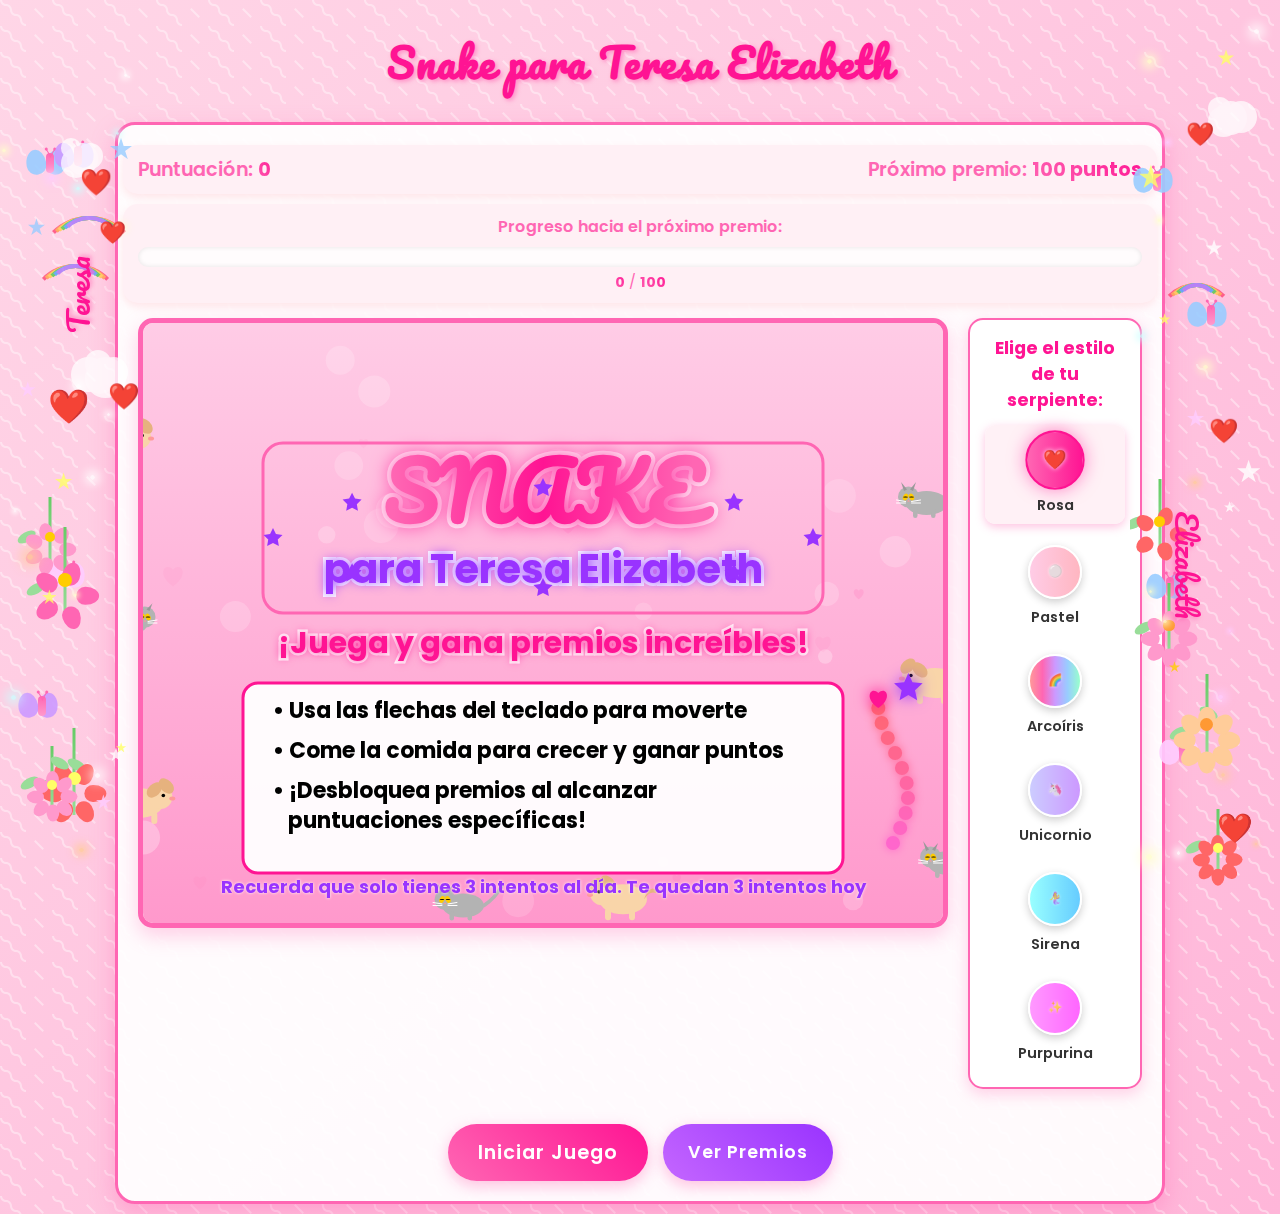
<file: index.html>
<!DOCTYPE html>
<html lang="es">
<head>
    <meta charset="UTF-8">
    <meta name="viewport" content="width=device-width, initial-scale=1.0">
    <title>Snake para Teresa Elizabeth</title>
    <link rel="stylesheet" href="style.css">
</head>
<body>
    <div class="side-decoration left-decoration" id="leftDecoration">
        <!-- Las decoraciones del lado izquierdo se generarán con JavaScript -->
    </div>

    <h1>Snake para Teresa Elizabeth</h1>
    <div class="game-container">
        <div class="game-header">
            <div class="score-container">
                Puntuación: <span id="scoreDisplay">0</span>
            </div>
            <div class="next-reward">
                Próximo premio: <span id="nextRewardDisplay">100 puntos</span>
            </div>
        </div>

        <div class="progress-container">
            <div class="progress-label">Progreso hacia el próximo premio:</div>
            <div class="progress-bar-container">
                <div class="progress-bar" id="rewardProgressBar"></div>
            </div>
            <div class="progress-info">
                <span id="currentScoreDisplay">0</span> / <span id="targetScoreDisplay">100</span>
            </div>
        </div>

        <div class="game-main-container">
            <canvas id="gameCanvas" width="800" height="600"></canvas>

            <div class="theme-selector">
                <h3>Elige el estilo de tu serpiente:</h3>
                <div class="theme-options">
                    <div class="theme-option" data-theme="rosa">
                        <div class="color-preview" style="background: linear-gradient(to right, #ff66b3, #ff1493);">
                            <span class="theme-icon">❤️</span>
                        </div>
                        <span>Rosa</span>
                    </div>
                    <div class="theme-option" data-theme="pastel">
                        <div class="color-preview" style="background: linear-gradient(to right, #ffcce6, #ffb6c1);">
                            <span class="theme-icon">⚪</span>
                        </div>
                        <span>Pastel</span>
                    </div>
                    <div class="theme-option" data-theme="arcoiris">
                        <div class="color-preview" style="background: linear-gradient(to right, #ff9999, #ff66b3, #cc99ff, #99ccff, #99ffcc);">
                            <span class="theme-icon">🌈</span>
                        </div>
                        <span>Arcoíris</span>
                    </div>
                    <div class="theme-option" data-theme="unicornio">
                        <div class="color-preview" style="background: linear-gradient(to right, #ccccff, #cc99ff);">
                            <span class="theme-icon">🦄</span>
                        </div>
                        <span>Unicornio</span>
                    </div>
                    <div class="theme-option" data-theme="sirena">
                        <div class="color-preview" style="background: linear-gradient(to right, #99ffff, #66ccff);">
                            <span class="theme-icon">🧜‍♀️</span>
                        </div>
                        <span>Sirena</span>
                    </div>
                    <div class="theme-option" data-theme="purpurina">
                        <div class="color-preview" style="background: linear-gradient(to right, #ff99ff, #ff66ff);">
                            <span class="theme-icon">✨</span>
                        </div>
                        <span>Purpurina</span>
                    </div>
                </div>
            </div>
        </div>

        <div class="game-controls">
            <button id="startButton">Iniciar Juego</button>
            <button id="restartButton" style="display: none;">Reiniciar Juego</button>
            <button id="viewRewardsButton">Ver Premios</button>
        </div>

        <div id="rewardModal" class="modal hidden">
            <div class="modal-content">
                <span class="close-button">&times;</span>
                <!-- Elementos decorativos -->
                <span class="reward-star">✨</span>
                <span class="reward-star">✨</span>
                <span class="reward-star">✨</span>
                <span class="reward-star">✨</span>
                <span class="reward-star">✨</span>
                <span class="reward-heart">❤️</span>
                <span class="reward-heart">❤️</span>
                <span class="reward-heart">❤️</span>
                <!-- Contenido del modal -->
                <h2>¡FELICIDADES, TERESA ELIZABETH!</h2>
                <h3>¡HAS GANADO UN PREMIO SÚPER ESPECIAL!</h3>
                <p id="rewardDescription"></p>
                <button id="closeRewardButton">¡Genial!</button>
            </div>
        </div>

        <div id="rewardsListModal" class="modal hidden">
            <div class="modal-content rewards-list">
                <span class="close-button">&times;</span>
                <h2>Lista de Premios</h2>
                <div id="rewardsList"></div>
                <button id="closeRewardsListButton">Cerrar</button>
            </div>
        </div>
    </div>

    <div class="side-decoration right-decoration" id="rightDecoration">
        <!-- Las decoraciones del lado derecho se generarán con JavaScript -->
    </div>

    <script src="script.js"></script>
</body>
</html>
</file>
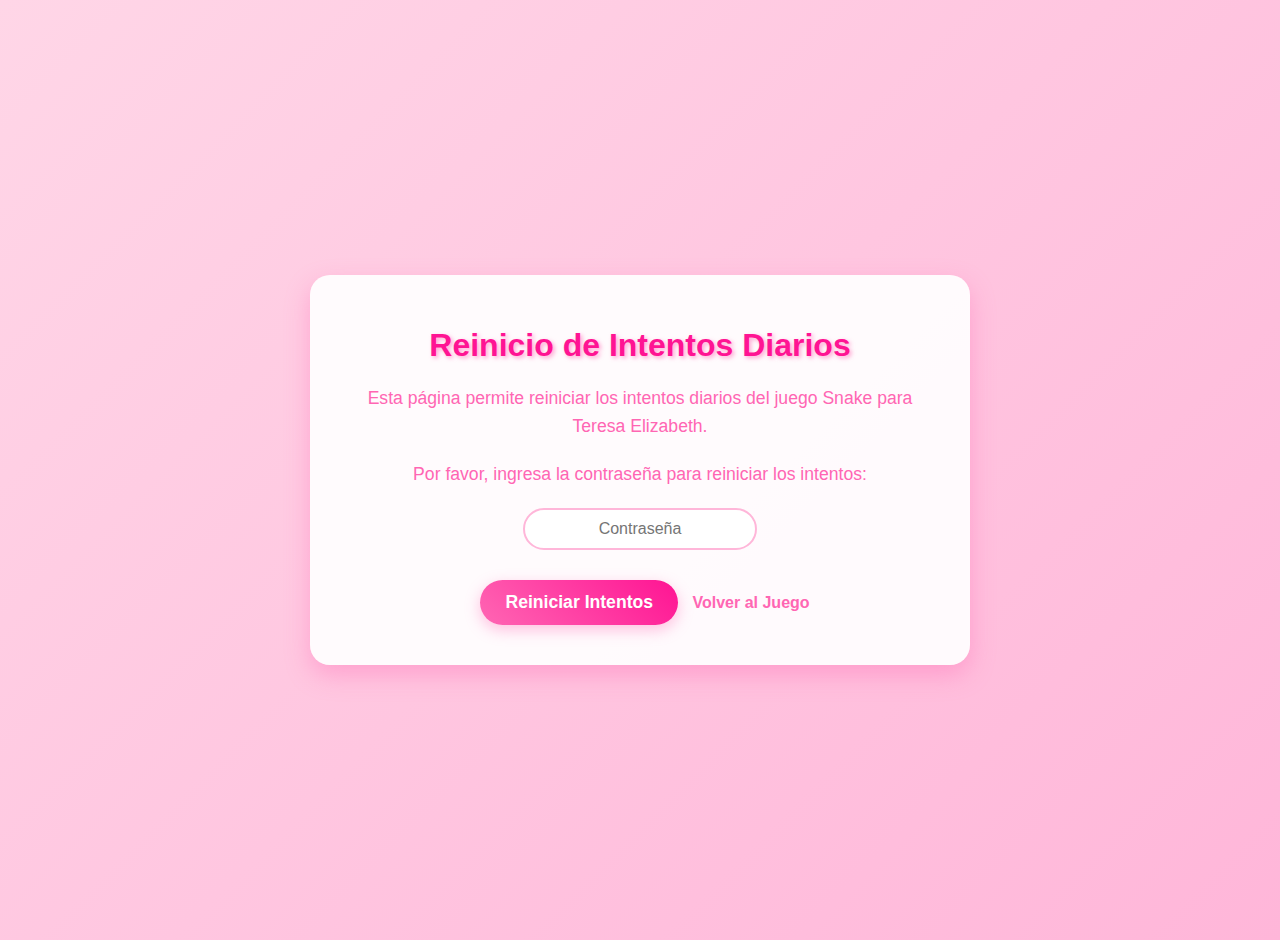
<file: reset.html>
<!DOCTYPE html>
<html lang="es">
<head>
    <meta charset="UTF-8">
    <meta name="viewport" content="width=device-width, initial-scale=1.0">
    <title>Reinicio de Intentos - Snake para Teresa Elizabeth</title>
    <style>
        body {
            font-family: 'Poppins', sans-serif;
            background-color: #ffd6e7;
            background-image: linear-gradient(135deg, #ffd6e7 0%, #ffb6d9 100%);
            color: #ff66b3;
            display: flex;
            flex-direction: column;
            align-items: center;
            justify-content: center;
            min-height: 100vh;
            margin: 0;
            padding: 20px;
            text-align: center;
        }
        
        .container {
            background-color: rgba(255, 255, 255, 0.92);
            border-radius: 20px;
            padding: 30px;
            box-shadow: 0 10px 25px rgba(255, 105, 180, 0.4);
            max-width: 600px;
            width: 90%;
        }
        
        h1 {
            color: #ff1493;
            text-shadow: 2px 2px 4px rgba(255, 105, 180, 0.6);
            margin-bottom: 20px;
        }
        
        p {
            font-size: 1.1em;
            line-height: 1.6;
            margin-bottom: 20px;
        }
        
        .result {
            font-weight: bold;
            font-size: 1.2em;
            margin: 20px 0;
            padding: 15px;
            border-radius: 10px;
            background-color: #fff0f5;
        }
        
        .success {
            color: #00aa00;
        }
        
        .warning {
            color: #ff6600;
        }
        
        .error {
            color: #ff0000;
        }
        
        button {
            padding: 12px 25px;
            font-size: 1.1em;
            cursor: pointer;
            background: linear-gradient(45deg, #ff66b3, #ff1493);
            color: white;
            border: none;
            border-radius: 50px;
            font-weight: 600;
            font-family: 'Poppins', sans-serif;
            transition: all 0.3s ease;
            box-shadow: 0 5px 15px rgba(255, 105, 180, 0.4);
            margin: 10px;
        }
        
        button:hover {
            background: linear-gradient(45deg, #ff1493, #ff66b3);
            transform: translateY(-3px);
            box-shadow: 0 8px 20px rgba(255, 20, 147, 0.5);
        }
        
        .back-link {
            margin-top: 20px;
            color: #ff66b3;
            text-decoration: none;
            font-weight: bold;
        }
        
        .back-link:hover {
            color: #ff1493;
            text-decoration: underline;
        }
        
        .password-container {
            margin: 20px 0;
        }
        
        input[type="password"] {
            padding: 10px 15px;
            border-radius: 25px;
            border: 2px solid #ffb6d9;
            font-size: 1em;
            width: 200px;
            text-align: center;
            outline: none;
        }
        
        input[type="password"]:focus {
            border-color: #ff66b3;
            box-shadow: 0 0 8px rgba(255, 102, 179, 0.6);
        }
    </style>
</head>
<body>
    <div class="container">
        <h1>Reinicio de Intentos Diarios</h1>
        
        <p>Esta página permite reiniciar los intentos diarios del juego Snake para Teresa Elizabeth.</p>
        
        <div class="password-container">
            <p>Por favor, ingresa la contraseña para reiniciar los intentos:</p>
            <input type="password" id="passwordInput" placeholder="Contraseña">
        </div>
        
        <button id="resetButton">Reiniciar Intentos</button>
        
        <div id="result" class="result" style="display: none;"></div>
        
        <a href="index.html" class="back-link">Volver al Juego</a>
    </div>
    
    <script>
        document.getElementById('resetButton').addEventListener('click', function() {
            const password = document.getElementById('passwordInput').value;
            const resultElement = document.getElementById('result');
            
            // Contraseña simple para protección básica (Teresa2024)
            if (password === 'Teresa2024') {
                try {
                    // Obtener los datos guardados
                    const savedData = localStorage.getItem('snakeGameData');
                    
                    if (savedData) {
                        // Parsear los datos
                        const gameData = JSON.parse(savedData);
                        
                        // Mantener los premios desbloqueados
                        const unlockedRewards = gameData.unlockedRewards || [];
                        
                        // Crear nuevos datos con el límite reiniciado
                        const newGameData = {
                            hasPlayedToday: false,
                            gameDate: new Date().toLocaleDateString(),
                            dailyAttemptsUsed: 0, // Reiniciar el contador de intentos
                            unlockedRewards: unlockedRewards
                        };
                        
                        // Guardar los nuevos datos
                        localStorage.setItem('snakeGameData', JSON.stringify(newGameData));
                        
                        // Mostrar mensaje de éxito
                        resultElement.textContent = '¡Intentos diarios reiniciados con éxito! Ahora puedes jugar nuevamente.';
                        resultElement.className = 'result success';
                        resultElement.style.display = 'block';
                    } else {
                        // No hay datos para reiniciar
                        resultElement.textContent = 'No hay datos de juego para reiniciar. Puedes jugar normalmente.';
                        resultElement.className = 'result warning';
                        resultElement.style.display = 'block';
                    }
                } catch (e) {
                    // Error al reiniciar
                    resultElement.textContent = 'Error al reiniciar los intentos: ' + e.message;
                    resultElement.className = 'result error';
                    resultElement.style.display = 'block';
                }
            } else {
                // Contraseña incorrecta
                resultElement.textContent = 'Contraseña incorrecta. Por favor, intenta nuevamente.';
                resultElement.className = 'result error';
                resultElement.style.display = 'block';
            }
            
            // Limpiar el campo de contraseña
            document.getElementById('passwordInput').value = '';
        });
    </script>
</body>
</html>
</file>
<file: style.css>
@import url('https://fonts.googleapis.com/css2?family=Poppins:wght@400;600;700&family=Pacifico&display=swap');

body {
    display: flex;
    flex-direction: column;
    align-items: center;
    justify-content: center;
    min-height: 100vh;
    margin: 0;
    background-color: #ffd6e7; /* Fondo rosa pastel */
    background-image:
        url("data:image/svg+xml,%3Csvg width='52' height='26' viewBox='0 0 52 26' xmlns='http://www.w3.org/2000/svg'%3E%3Cg fill='none' fill-rule='evenodd'%3E%3Cg fill='%23ffffff' fill-opacity='0.4'%3E%3Cpath d='M10 10c0-2.21-1.79-4-4-4-3.314 0-6-2.686-6-6h2c0 2.21 1.79 4 4 4 3.314 0 6 2.686 6 6 0 2.21 1.79 4 4 4 3.314 0 6 2.686 6 6 0 2.21 1.79 4 4 4v2c-3.314 0-6-2.686-6-6 0-2.21-1.79-4-4-4-3.314 0-6-2.686-6-6zm25.464-1.95l8.486 8.486-1.414 1.414-8.486-8.486 1.414-1.414z' /%3E%3C/g%3E%3C/g%3E%3C/svg%3E"),
        linear-gradient(135deg, #ffd6e7 0%, #ffb6d9 100%);
    font-family: 'Poppins', sans-serif;
    color: #ff66b3; /* Color de texto principal rosa */
    overflow-x: hidden;
    text-rendering: optimizeLegibility;
    -webkit-font-smoothing: antialiased;
    -moz-osx-font-smoothing: grayscale;
    position: relative; /* Para posicionar las decoraciones laterales */
}

h1 {
    color: #ff1493; /* Rosa intenso para el título */
    text-shadow: 2px 2px 4px rgba(255, 105, 180, 0.6);
    margin-bottom: 15px;
    font-family: 'Pacifico', cursive;
    font-size: 2.5em;
    letter-spacing: 1px;
}

.game-container {
    display: flex;
    flex-direction: column;
    align-items: center;
    margin: 10px auto;
    border: 3px solid #ff66b3; /* Borde rosa */
    padding: 20px;
    background-color: rgba(255, 255, 255, 0.92); /* Fondo blanco más opaco para mejor contraste */
    box-shadow: 0 10px 25px rgba(255, 105, 180, 0.4); /* Sombra rosa suave */
    border-radius: 20px;
    max-width: 95vw;
}

.game-header {
    display: flex;
    justify-content: space-between;
    width: 100%;
    margin-bottom: 10px;
    background-color: #fff0f5; /* Lavender blush */
    padding: 10px 15px;
    border-radius: 15px;
    box-shadow: 0 4px 8px rgba(255, 182, 193, 0.3);
}

.score-container, .next-reward {
    font-size: 1.2em;
    color: #ff66b3; /* Rosa para la puntuación */
    font-weight: 600;
}

#scoreDisplay, #nextRewardDisplay, #currentScoreDisplay, #targetScoreDisplay {
    font-weight: bold;
    color: #ff1493; /* Rosa intenso para el número */
    background: linear-gradient(45deg, #ff66b3, #ff1493);
    -webkit-background-clip: text;
    -webkit-text-fill-color: transparent;
    background-clip: text;
    text-shadow: none;
    display: inline-block;
    transition: transform 0.3s ease, background 0.3s ease;
}

/* Estilo para el indicador de premio ganado */
.reward-unlocked {
    background: linear-gradient(45deg, #ffcc00, #ff9900) !important;
    -webkit-background-clip: text !important;
    background-clip: text !important;
    animation: pulse 1.5s infinite;
    font-size: 1.1em;
}

@keyframes pulse {
    0% { transform: scale(1); }
    50% { transform: scale(1.1); }
    100% { transform: scale(1); }
}

/* Animación para el aumento de puntuación */
@keyframes scoreIncrease {
    0% { transform: scale(1); }
    50% { transform: scale(1.5); }
    100% { transform: scale(1); }
}

.score-increase {
    animation: scoreIncrease 0.5s ease;
}

/* Estilos para la barra de progreso */
.progress-container {
    width: 100%;
    margin-bottom: 15px;
    background-color: #fff0f5;
    padding: 10px 15px;
    border-radius: 15px;
    box-shadow: 0 4px 8px rgba(255, 182, 193, 0.3);
    text-align: center;
}

.progress-label {
    font-size: 1em;
    color: #ff66b3;
    font-weight: 600;
    margin-bottom: 8px;
}

.progress-bar-container {
    width: 100%;
    height: 20px;
    background-color: rgba(255, 255, 255, 0.8);
    border-radius: 10px;
    overflow: hidden;
    box-shadow: inset 0 0 5px rgba(0, 0, 0, 0.1);
    margin-bottom: 5px;
    position: relative;
}

.progress-bar {
    height: 100%;
    width: 0%; /* Inicialmente 0%, se actualizará con JavaScript */
    background: linear-gradient(90deg, #ff66b3, #ff1493);
    border-radius: 10px;
    transition: width 0.5s ease;
    position: relative;
    overflow: hidden;
}

.progress-bar::after {
    content: '';
    position: absolute;
    top: 0;
    left: 0;
    right: 0;
    bottom: 0;
    background: linear-gradient(
        90deg,
        rgba(255, 255, 255, 0.1),
        rgba(255, 255, 255, 0.2),
        rgba(255, 255, 255, 0.1)
    );
    animation: shimmer 2s infinite;
}

@keyframes shimmer {
    0% { transform: translateX(-100%); }
    100% { transform: translateX(100%); }
}

.progress-info {
    font-size: 0.9em;
    color: #ff66b3;
}

.game-main-container {
    display: flex;
    flex-direction: row;
    align-items: flex-start;
    justify-content: center;
    gap: 20px;
    width: 100%;
    margin-bottom: 15px;
}

.canvas-container {
    position: relative;
    width: 100%;
    max-width: calc(100% - 150px); /* Ajustar para dejar espacio para el selector de temas */
    display: flex;
    justify-content: center;
    align-items: center;
}

#gameCanvas {
    border: 5px solid #ff66b3; /* Borde rosa */
    background-color: #fff0f5; /* Fondo lavender blush */
    box-shadow: 0 8px 20px rgba(255, 105, 180, 0.3); /* Sombra rosa suave */
    width: 100%;
    height: auto;
    border-radius: 15px;
    display: block;
    max-height: 80vh; /* Limitar altura para que quepa en la pantalla */
    object-fit: contain;
}

/* Estilos para el indicador de deslizamiento */
.swipe-indicator {
    position: absolute;
    bottom: 20px;
    left: 50%;
    transform: translateX(-50%);
    display: none; /* Oculto por defecto, se mostrará en dispositivos táctiles */
    flex-direction: column;
    align-items: center;
    width: 200px;
    background-color: rgba(255, 255, 255, 0.8);
    border-radius: 15px;
    padding: 10px;
    box-shadow: 0 4px 10px rgba(255, 102, 179, 0.4);
    z-index: 100;
    opacity: 0.9;
    transition: opacity 0.3s ease, transform 0.3s ease;
}

.swipe-indicator.active {
    opacity: 1;
}

.swipe-indicator.hidden {
    opacity: 0;
    transform: translateX(-50%) translateY(20px);
    pointer-events: none;
}

.swipe-text {
    font-family: 'Poppins', sans-serif;
    font-size: 14px;
    color: #ff1493;
    text-align: center;
    margin-bottom: 8px;
    font-weight: 600;
}

.swipe-animation {
    position: relative;
    width: 100px;
    height: 100px;
    margin: 0 auto;
}

.swipe-arrow {
    position: absolute;
    width: 0;
    height: 0;
    border-style: solid;
    opacity: 0;
    animation: pulse 2s infinite;
}

.swipe-arrow.left {
    left: 10px;
    top: 50%;
    transform: translateY(-50%);
    border-width: 10px 15px 10px 0;
    border-color: transparent #ff66b3 transparent transparent;
    animation-delay: 0s;
}

.swipe-arrow.right {
    right: 10px;
    top: 50%;
    transform: translateY(-50%);
    border-width: 10px 0 10px 15px;
    border-color: transparent transparent transparent #ff66b3;
    animation-delay: 0.5s;
}

.swipe-arrow.up {
    top: 10px;
    left: 50%;
    transform: translateX(-50%);
    border-width: 0 10px 15px 10px;
    border-color: transparent transparent #ff66b3 transparent;
    animation-delay: 1s;
}

.swipe-arrow.down {
    bottom: 10px;
    left: 50%;
    transform: translateX(-50%);
    border-width: 15px 10px 0 10px;
    border-color: #ff66b3 transparent transparent transparent;
    animation-delay: 1.5s;
}

@keyframes pulse {
    0%, 100% { opacity: 0.2; }
    50% { opacity: 1; }
}

.game-controls {
    display: flex;
    justify-content: center;
    gap: 15px;
    margin-top: 20px;
    flex-wrap: wrap;
}

button {
    padding: 12px 25px;
    font-size: 1.1em;
    cursor: pointer;
    background-color: #ff66b3; /* Fondo rosa */
    color: white; /* Texto blanco */
    border: none;
    border-radius: 50px;
    font-weight: 600;
    font-family: 'Poppins', sans-serif;
    transition: all 0.3s ease;
    box-shadow: 0 5px 15px rgba(255, 105, 180, 0.4);
    position: relative;
    overflow: hidden;
    letter-spacing: 1px;
}

button::before {
    content: '';
    position: absolute;
    top: 0;
    left: -100%;
    width: 100%;
    height: 100%;
    background: linear-gradient(90deg, transparent, rgba(255, 255, 255, 0.2), transparent);
    transition: 0.5s;
}

button:hover {
    background-color: #ff1493; /* Rosa intenso al pasar el ratón */
    transform: translateY(-3px);
    box-shadow: 0 8px 20px rgba(255, 20, 147, 0.5);
}

button:hover::before {
    left: 100%;
}

/* Estilo específico para el botón de inicio */
#startButton {
    background: linear-gradient(45deg, #ff66b3, #ff1493);
    color: white;
    font-size: 1.2em;
    padding: 14px 30px;
}

#startButton:hover {
    background: linear-gradient(45deg, #ff1493, #ff66b3);
    transform: translateY(-3px) scale(1.05);
}

/* Estilo para el botón de ver premios */
#viewRewardsButton {
    background: linear-gradient(45deg, #c466ff, #9933ff);
    color: white;
}

#viewRewardsButton:hover {
    background: linear-gradient(45deg, #9933ff, #c466ff);
}

/* Estilo para el botón de reinicio del límite diario */
.reset-button {
    background: linear-gradient(45deg, #ff9966, #ff6666);
    color: white;
    font-size: 0.9em;
    padding: 10px 15px;
    margin-top: 10px;
}

.reset-button:hover {
    background: linear-gradient(45deg, #ff6666, #ff9966);
}

/* Estilos para los modales */
.modal {
    position: fixed;
    top: 0;
    left: 0;
    width: 100%;
    height: 100%;
    background-color: rgba(255, 182, 193, 0.7);
    display: flex;
    justify-content: center;
    align-items: center;
    z-index: 1000;
    backdrop-filter: blur(5px);
    animation: fadeIn 0.3s ease;
}

@keyframes fadeIn {
    from { opacity: 0; }
    to { opacity: 1; }
}

.modal-content {
    background-color: #fff;
    padding: 30px;
    border-radius: 20px;
    border: none;
    box-shadow: 0 15px 30px rgba(255, 105, 180, 0.3);
    text-align: center;
    max-width: 80%;
    max-height: 80vh;
    overflow-y: auto;
    position: relative;
    animation: popIn 0.4s cubic-bezier(0.175, 0.885, 0.32, 1.275);
}

@keyframes popIn {
    from { transform: scale(0.8); opacity: 0; }
    to { transform: scale(1); opacity: 1; }
}

.rewards-list {
    max-width: 90%;
}

.close-button {
    position: absolute;
    top: 10px;
    right: 15px;
    font-size: 24px;
    cursor: pointer;
    color: #ff66b3;
    background: #fff0f5;
    width: 30px;
    height: 30px;
    border-radius: 50%;
    display: flex;
    align-items: center;
    justify-content: center;
    transition: all 0.3s ease;
}

.close-button:hover {
    color: white;
    background: #ff1493;
    transform: rotate(90deg);
}

/* Clases para animaciones de transición */
.fade-in {
    animation: fadeIn 0.5s ease forwards;
}

.fade-out {
    animation: fadeOut 0.5s ease forwards;
}

.slide-in {
    animation: slideIn 0.5s ease forwards;
}

.slide-out {
    animation: slideOut 0.5s ease forwards;
}

.slide-in-left {
    animation: slideInLeft 0.5s ease forwards;
}

.slide-in-right {
    animation: slideInRight 0.5s ease forwards;
}

.slide-in-up {
    animation: slideInUp 0.5s ease forwards;
}

.slide-in-down {
    animation: slideInDown 0.5s ease forwards;
}

.scale-in {
    animation: scaleIn 0.5s ease forwards;
}

.scale-out {
    animation: scaleOut 0.5s ease forwards;
}

.bounce {
    animation: bounce 1s ease;
}

.rotate {
    animation: rotate 2s linear infinite;
}

.pulse {
    animation: pulse 1.5s ease infinite;
}

.food-pulse {
    animation: foodPulse 1.5s ease-in-out infinite;
}

/* Estilos para partículas */
.food-particle {
    position: absolute;
    width: 8px;
    height: 8px;
    border-radius: 50%;
    pointer-events: none;
    z-index: 10;
}

.star-particle {
    position: absolute;
    font-size: 12px;
    color: #ffcc00;
    text-shadow: 0 0 5px rgba(255, 204, 0, 0.8);
    pointer-events: none;
    z-index: 10;
}

/* Animaciones adicionales */
@keyframes fadeIn {
    from { opacity: 0; }
    to { opacity: 1; }
}

@keyframes fadeOut {
    from { opacity: 1; }
    to { opacity: 0; }
}

@keyframes slideInLeft {
    from { transform: translateX(-50px); opacity: 0; }
    to { transform: translateX(0); opacity: 1; }
}

@keyframes slideInRight {
    from { transform: translateX(50px); opacity: 0; }
    to { transform: translateX(0); opacity: 1; }
}

@keyframes slideInUp {
    from { transform: translateY(50px); opacity: 0; }
    to { transform: translateY(0); opacity: 1; }
}

@keyframes slideInDown {
    from { transform: translateY(-50px); opacity: 0; }
    to { transform: translateY(0); opacity: 1; }
}

@keyframes slideIn {
    from { transform: translateY(20px); opacity: 0; }
    to { transform: translateY(0); opacity: 1; }
}

@keyframes slideOut {
    from { transform: translateY(0); opacity: 1; }
    to { transform: translateY(-20px); opacity: 0; }
}

@keyframes scaleIn {
    from { transform: scale(0.9); opacity: 0; }
    to { transform: scale(1); opacity: 1; }
}

@keyframes scaleOut {
    from { transform: scale(1); opacity: 1; }
    to { transform: scale(0.9); opacity: 0; }
}

@keyframes bounce {
    0%, 20%, 50%, 80%, 100% { transform: translateY(0); }
    40% { transform: translateY(-20px); }
    60% { transform: translateY(-10px); }
}

@keyframes rotate {
    from { transform: rotate(0deg); }
    to { transform: rotate(360deg); }
}

/* Animación para la comida */
@keyframes foodPulse {
    0% { transform: scale(1); filter: brightness(1); }
    50% { transform: scale(1.15); filter: brightness(1.3); }
    100% { transform: scale(1); filter: brightness(1); }
}

/* Animación para partículas */
@keyframes particleFade {
    0% { opacity: 1; transform: scale(1) translate(0, 0); }
    100% { opacity: 0; transform: scale(0.3) translate(var(--tx), var(--ty)); }
}

.hidden {
    display: none;
}

.visible {
    display: flex;
}

#rewardDescription {
    font-size: 1.2em;
    line-height: 1.6;
    margin: 20px 0;
    color: #333;
    font-family: 'Poppins', sans-serif;
}

#rewardsList {
    text-align: left;
    margin: 20px 0;
    max-height: 60vh;
    overflow-y: auto;
    padding: 0 20px;
}

.reward-item {
    margin-bottom: 15px;
    padding-bottom: 15px;
    border-bottom: 1px solid rgba(255, 102, 179, 0.2);
    transition: all 0.3s ease;
    padding: 10px;
    border-radius: 10px;
}

.reward-item:hover {
    background-color: #fff0f5;
    transform: translateX(5px);
}

.reward-points {
    font-weight: bold;
    color: #ff1493;
    font-size: 1.1em;
    display: inline-block;
    padding: 3px 10px;
    background: linear-gradient(45deg, #ff66b3, #ff1493);
    color: white;
    border-radius: 20px;
    margin-bottom: 5px;
}

.reward-description {
    margin-top: 8px;
    color: #333;
    font-family: 'Poppins', sans-serif;
}

/* Estilos para el modal de recompensa */
#rewardModal .modal-content {
    background: linear-gradient(135deg, #fff0f5 0%, #ffcce6 100%);
    border: 8px solid #ff66b3;
    border-radius: 25px;
    box-shadow: 0 10px 30px rgba(255, 20, 147, 0.4);
    padding: 35px;
    max-width: 85%;
    position: relative;
    overflow: hidden;
}

#rewardModal h2 {
    color: #ff1493;
    font-family: 'Pacifico', cursive;
    margin-bottom: 10px;
    font-size: 2.2em;
    text-shadow: 2px 2px 4px rgba(255, 20, 147, 0.3);
    position: relative;
    z-index: 2;
}

#rewardModal h3 {
    color: #9400d3;
    margin-top: 0;
    margin-bottom: 20px;
    font-family: 'Poppins', sans-serif;
    font-weight: 600;
    font-size: 1.6em;
    position: relative;
    z-index: 2;
}

#rewardModal #rewardDescription {
    background-color: rgba(255, 255, 255, 0.7);
    padding: 20px;
    border-radius: 15px;
    border: 3px solid #ff99cc;
    font-size: 1.3em;
    line-height: 1.6;
    color: #333;
    margin: 25px 0;
    position: relative;
    z-index: 2;
    box-shadow: 0 5px 15px rgba(255, 105, 180, 0.2);
}

#rewardModal #closeRewardButton {
    background: linear-gradient(45deg, #ff66b3, #ff1493);
    font-size: 1.2em;
    padding: 12px 30px;
    border-radius: 50px;
    box-shadow: 0 5px 15px rgba(255, 20, 147, 0.4);
    transition: all 0.3s ease;
    position: relative;
    z-index: 2;
    margin-top: 10px;
}

#rewardModal #closeRewardButton:hover {
    transform: translateY(-3px) scale(1.05);
    box-shadow: 0 8px 20px rgba(255, 20, 147, 0.5);
    background: linear-gradient(45deg, #ff1493, #ff66b3);
}

/* Decoraciones para el modal de recompensa */
#rewardModal .modal-content::before {
    content: '';
    position: absolute;
    top: -50px;
    left: -50px;
    width: 150px;
    height: 150px;
    background: radial-gradient(circle, rgba(255, 102, 179, 0.2) 0%, rgba(255, 102, 179, 0) 70%);
    border-radius: 50%;
    z-index: 1;
}

#rewardModal .modal-content::after {
    content: '';
    position: absolute;
    bottom: -50px;
    right: -50px;
    width: 150px;
    height: 150px;
    background: radial-gradient(circle, rgba(204, 51, 255, 0.2) 0%, rgba(204, 51, 255, 0) 70%);
    border-radius: 50%;
    z-index: 1;
}

/* Añadir estrellas decorativas al modal */
@keyframes twinkle {
    0% { opacity: 0.3; }
    50% { opacity: 1; }
    100% { opacity: 0.3; }
}

.reward-star {
    position: absolute;
    font-size: 20px;
    color: #ffcc00;
    animation: twinkle 2s infinite;
    z-index: 1;
}

.reward-star:nth-child(1) { top: 20px; left: 20px; animation-delay: 0s; }
.reward-star:nth-child(2) { top: 50px; right: 30px; animation-delay: 0.3s; }
.reward-star:nth-child(3) { bottom: 30px; left: 40px; animation-delay: 0.6s; }
.reward-star:nth-child(4) { bottom: 50px; right: 50px; animation-delay: 0.9s; }
.reward-star:nth-child(5) { top: 100px; left: 50%; animation-delay: 1.2s; }

/* Añadir corazones decorativos al modal */
.reward-heart {
    position: absolute;
    font-size: 20px;
    color: #ff66b3;
    animation: float 3s infinite ease-in-out;
    z-index: 1;
}

@keyframes float {
    0% { transform: translateY(0) rotate(0deg); }
    50% { transform: translateY(-10px) rotate(5deg); }
    100% { transform: translateY(0) rotate(0deg); }
}

.reward-heart:nth-child(6) { top: 80px; right: 80px; animation-delay: 0.2s; }
.reward-heart:nth-child(7) { bottom: 80px; left: 60px; animation-delay: 0.5s; }
.reward-heart:nth-child(8) { top: 150px; left: 30px; animation-delay: 0.8s; }

/* Estilos para el selector de temas */
.theme-selector {
    background-color: rgba(255, 255, 255, 0.9);
    padding: 15px;
    border-radius: 15px;
    box-shadow: 0 5px 15px rgba(255, 105, 180, 0.3);
    text-align: center;
    border: 2px solid #ff66b3;
    width: 140px;
    flex-shrink: 0;
    align-self: stretch;
    display: flex;
    flex-direction: column;
}

.theme-selector h3 {
    color: #ff1493;
    margin-top: 0;
    margin-bottom: 15px;
    font-size: 1.1em;
}

.theme-options {
    display: flex;
    flex-direction: column;
    justify-content: center;
    gap: 10px;
    flex-wrap: nowrap;
    flex-grow: 1;
}

.theme-option {
    cursor: pointer;
    display: flex;
    flex-direction: column;
    align-items: center;
    transition: all 0.3s ease;
    padding: 8px;
    border-radius: 10px;
    width: auto;
}

.theme-option:hover {
    background-color: rgba(255, 240, 245, 0.8);
    transform: translateY(-3px);
}

.theme-option.active {
    background-color: rgba(255, 240, 245, 0.9);
    box-shadow: 0 3px 10px rgba(255, 105, 180, 0.4);
    transform: translateY(-3px);
}

.color-preview {
    width: 50px;
    height: 50px;
    border-radius: 50%;
    margin-bottom: 8px;
    box-shadow: 0 3px 8px rgba(0, 0, 0, 0.2);
    border: 2px solid white;
    transition: all 0.3s ease;
    position: relative;
    display: flex;
    align-items: center;
    justify-content: center;
    overflow: hidden;
}

.theme-icon {
    font-size: 20px;
    position: absolute;
    opacity: 0.8;
    filter: drop-shadow(0 0 2px rgba(255, 255, 255, 0.8));
    transition: all 0.3s ease;
    transform: scale(0.8);
}

.theme-option:hover .color-preview {
    transform: scale(1.1);
}

.theme-option:hover .theme-icon {
    transform: scale(1.2);
    opacity: 1;
    animation: bounce 1s infinite;
}

.theme-option.active .color-preview {
    transform: scale(1.1);
    border: 2px solid #ff1493;
    box-shadow: 0 0 15px rgba(255, 20, 147, 0.5);
}

.theme-option.active .theme-icon {
    transform: scale(1.2);
    opacity: 1;
}

.theme-option span {
    font-size: 0.9em;
    color: #333;
    font-weight: 600;
}

/* Estilos responsivos */
@media (max-width: 900px) {
    .game-container {
        max-width: 98vw;
        padding: 15px 10px;
    }

    .game-main-container {
        flex-direction: column;
        align-items: center;
    }

    .canvas-container {
        max-width: 100%;
        margin-bottom: 15px;
    }

    #gameCanvas {
        max-width: 100%;
        height: auto;
        max-height: 75vh; /* Aumentado para permitir más espacio vertical */
        border-width: 4px; /* Borde más delgado para maximizar espacio */
    }

    .theme-selector {
        width: 100%;
        margin-top: 10px;
        flex-direction: row;
        align-items: center;
        padding: 8px;
    }

    .theme-selector h3 {
        margin-bottom: 0;
        margin-right: 15px;
        white-space: nowrap;
        font-size: 0.9em;
    }

    .theme-options {
        flex-direction: row;
        flex-wrap: wrap;
        gap: 8px;
        justify-content: center;
    }

    .game-header {
        flex-direction: column;
        align-items: center;
        gap: 8px;
        padding: 8px;
        margin-bottom: 8px;
    }

    .modal-content {
        max-width: 95%;
        padding: 20px;
    }

    .theme-option {
        width: 65px;
        padding: 6px;
    }

    .color-preview {
        width: 38px;
        height: 38px;
    }

    /* Mostrar indicador de deslizamiento en pantallas táctiles */
    .swipe-indicator {
        display: flex;
        bottom: 15px; /* Posicionado más cerca del borde inferior */
    }

    h1 {
        font-size: 1.8em;
        margin-top: 8px;
        margin-bottom: 8px;
    }

    /* Reducir espaciado para maximizar área de juego */
    .game-controls {
        margin-top: 10px;
        gap: 10px;
    }

    button {
        padding: 10px 20px;
        font-size: 1em;
    }
}

/* Estilos para dispositivos muy pequeños */
@media (max-width: 500px) {
    body {
        padding: 0;
    }

    .game-container {
        border-width: 2px;
        padding: 8px 5px;
        margin: 3px auto;
    }

    h1 {
        font-size: 1.6em;
        margin-top: 5px;
        margin-bottom: 5px;
    }

    .game-header, .progress-container {
        padding: 6px;
        margin-bottom: 6px;
    }

    .theme-selector {
        flex-direction: column;
        padding: 6px;
        margin-top: 8px;
    }

    .theme-selector h3 {
        margin-bottom: 8px;
        margin-right: 0;
        font-size: 0.85em;
    }

    .theme-option {
        width: 55px;
        padding: 4px;
    }

    .color-preview {
        width: 32px;
        height: 32px;
    }

    .swipe-indicator {
        width: 180px;
        bottom: 10px;
        padding: 8px;
    }

    .swipe-text {
        font-size: 12px;
        margin-bottom: 6px;
    }

    .swipe-animation {
        width: 80px;
        height: 80px;
    }

    button {
        padding: 8px 16px;
        font-size: 0.9em;
    }

    #startButton {
        padding: 10px 20px;
        font-size: 1em;
    }

    /* Ocultar decoraciones laterales en pantallas muy pequeñas */
    .side-decoration {
        display: none;
    }

    /* Ajustar tamaño del canvas para pantallas pequeñas */
    #gameCanvas {
        max-height: 78vh; /* Aumentado para maximizar espacio vertical */
        border-width: 3px;
    }

    /* Reducir espaciado para maximizar área de juego */
    .game-controls {
        margin-top: 8px;
        gap: 8px;
    }

    /* Ajustar el contenedor del canvas */
    .canvas-container {
        margin-bottom: 8px;
    }

    /* Ajustar el selector de temas para que ocupe menos espacio */
    .theme-options {
        gap: 6px;
    }
}

/* Estilos para las decoraciones laterales */
.side-decoration {
    position: fixed;
    top: 0;
    height: 100vh;
    width: 150px;
    pointer-events: none; /* Para que no interfiera con los clics */
    z-index: 10;
    overflow: hidden;
}

.left-decoration {
    left: 0;
}

.right-decoration {
    right: 0;
}

/* Estilos para mariposas */
.butterfly {
    position: absolute;
    width: 40px;
    height: 40px;
    transform-origin: center;
    z-index: 11;
}

.butterfly-body {
    position: absolute;
    width: 8px;
    height: 20px;
    background: linear-gradient(to bottom, #ff66b3, #ff99cc);
    border-radius: 4px;
    top: 10px;
    left: 16px;
    z-index: 12;
}

.butterfly-wing {
    position: absolute;
    width: 20px;
    height: 25px;
    border-radius: 50% 50% 50% 50% / 60% 60% 40% 40%;
    top: 5px;
    z-index: 11;
    opacity: 0.9;
    transform-origin: center left;
}

.butterfly-wing.left {
    left: 16px;
    transform: rotate(-10deg) scaleX(-1);
    animation: flutter-left 0.2s ease-in-out infinite alternate;
}

.butterfly-wing.right {
    left: 16px;
    transform: rotate(10deg);
    animation: flutter-right 0.2s ease-in-out infinite alternate;
}

@keyframes flutter-left {
    0% { transform: rotate(-10deg) scaleX(-1); }
    100% { transform: rotate(-70deg) scaleX(-1); }
}

@keyframes flutter-right {
    0% { transform: rotate(10deg); }
    100% { transform: rotate(70deg); }
}

.butterfly-antenna {
    position: absolute;
    width: 1px;
    height: 10px;
    background-color: #ff66b3;
    top: 5px;
    z-index: 13;
}

.butterfly-antenna.left {
    left: 18px;
    transform: rotate(-30deg);
}

.butterfly-antenna.right {
    left: 22px;
    transform: rotate(30deg);
}

.butterfly-antenna::after {
    content: '';
    position: absolute;
    width: 3px;
    height: 3px;
    border-radius: 50%;
    background-color: #ff66b3;
    top: -1px;
    left: -1px;
}

/* Animación de vuelo de mariposa */
@keyframes butterfly-float {
    0% { transform: translate(0, 0) rotate(0deg); }
    25% { transform: translate(10px, -15px) rotate(5deg); }
    50% { transform: translate(20px, 0) rotate(0deg); }
    75% { transform: translate(10px, 15px) rotate(-5deg); }
    100% { transform: translate(0, 0) rotate(0deg); }
}

/* Estilos para flores */
.flower {
    position: absolute;
    z-index: 11;
}

.flower-center {
    position: absolute;
    width: 15px;
    height: 15px;
    background-color: #ffcc00;
    border-radius: 50%;
    z-index: 12;
}

.flower-petal {
    position: absolute;
    width: 20px;
    height: 25px;
    border-radius: 50% 50% 50% 50% / 60% 60% 40% 40%;
    z-index: 11;
    transform-origin: center bottom;
}

.flower-stem {
    position: absolute;
    width: 3px;
    height: 50px;
    background: linear-gradient(to bottom, #66cc66, #99dd99);
    z-index: 10;
    bottom: 0;
    left: 50%;
    transform: translateX(-50%);
}

.flower-leaf {
    position: absolute;
    width: 20px;
    height: 10px;
    background-color: #99dd99;
    border-radius: 50%;
    z-index: 10;
    transform-origin: 0 center;
}

/* Animación de balanceo de flor */
@keyframes flower-sway {
    0% { transform: rotate(0deg); }
    25% { transform: rotate(3deg); }
    50% { transform: rotate(0deg); }
    75% { transform: rotate(-3deg); }
    100% { transform: rotate(0deg); }
}

/* Estilos para estrellas */
.star {
    position: absolute;
    z-index: 11;
    opacity: 0.8;
}

/* Animación de parpadeo de estrella */
@keyframes star-twinkle {
    0% { opacity: 0.3; transform: scale(0.8); }
    50% { opacity: 1; transform: scale(1.2); }
    100% { opacity: 0.3; transform: scale(0.8); }
}

/* Estilos para arcoíris */
.rainbow {
    position: absolute;
    z-index: 11;
    opacity: 0.7;
}

.rainbow-arc {
    position: absolute;
    border-radius: 50%;
    border-style: solid;
    border-bottom-color: transparent !important;
    border-left-color: transparent !important;
    border-right-color: transparent !important;
}

/* Animación de pulso de arcoíris */
@keyframes rainbow-pulse {
    0% { transform: scale(1); }
    50% { transform: scale(1.1); }
    100% { transform: scale(1); }
}

/* Estilos para nubes */
.cloud {
    position: absolute;
    z-index: 11;
    opacity: 0.8;
}

.cloud-part {
    position: absolute;
    background-color: rgba(255, 255, 255, 0.9);
    border-radius: 50%;
}

/* Animación de movimiento de nube */
@keyframes cloud-float {
    0% { transform: translateX(0); }
    100% { transform: translateX(20px); }
}

/* Estilos para destellos */
.sparkle {
    position: absolute;
    width: 5px;
    height: 5px;
    background-color: white;
    border-radius: 50%;
    z-index: 11;
    box-shadow: 0 0 5px 2px rgba(255, 255, 255, 0.8);
}

/* Animación de destello */
@keyframes sparkle-fade {
    0% { opacity: 0; transform: scale(0.5); }
    50% { opacity: 1; transform: scale(1.2); }
    100% { opacity: 0; transform: scale(0.5); }
}

/* Estilos para texto decorativo */
.side-text {
    position: absolute;
    font-family: 'Pacifico', cursive;
    color: #ff1493;
    text-shadow: 2px 2px 4px rgba(255, 105, 180, 0.6);
    white-space: nowrap;
    z-index: 12;
    transform-origin: center;
}

/* Animación de ondulación de texto */
@keyframes text-wave {
    0% { transform: translateY(0) rotate(0deg); }
    25% { transform: translateY(-5px) rotate(2deg); }
    50% { transform: translateY(0) rotate(0deg); }
    75% { transform: translateY(5px) rotate(-2deg); }
    100% { transform: translateY(0) rotate(0deg); }
}

/* Estilos para corazones */
.heart {
    position: absolute;
    z-index: 11;
    font-size: 20px;
    color: #ff66b3;
}

/* Animación de latido de corazón */
@keyframes heart-beat {
    0% { transform: scale(1); }
    25% { transform: scale(1.2); }
    50% { transform: scale(1); }
    75% { transform: scale(1.2); }
    100% { transform: scale(1); }
}
</file>
